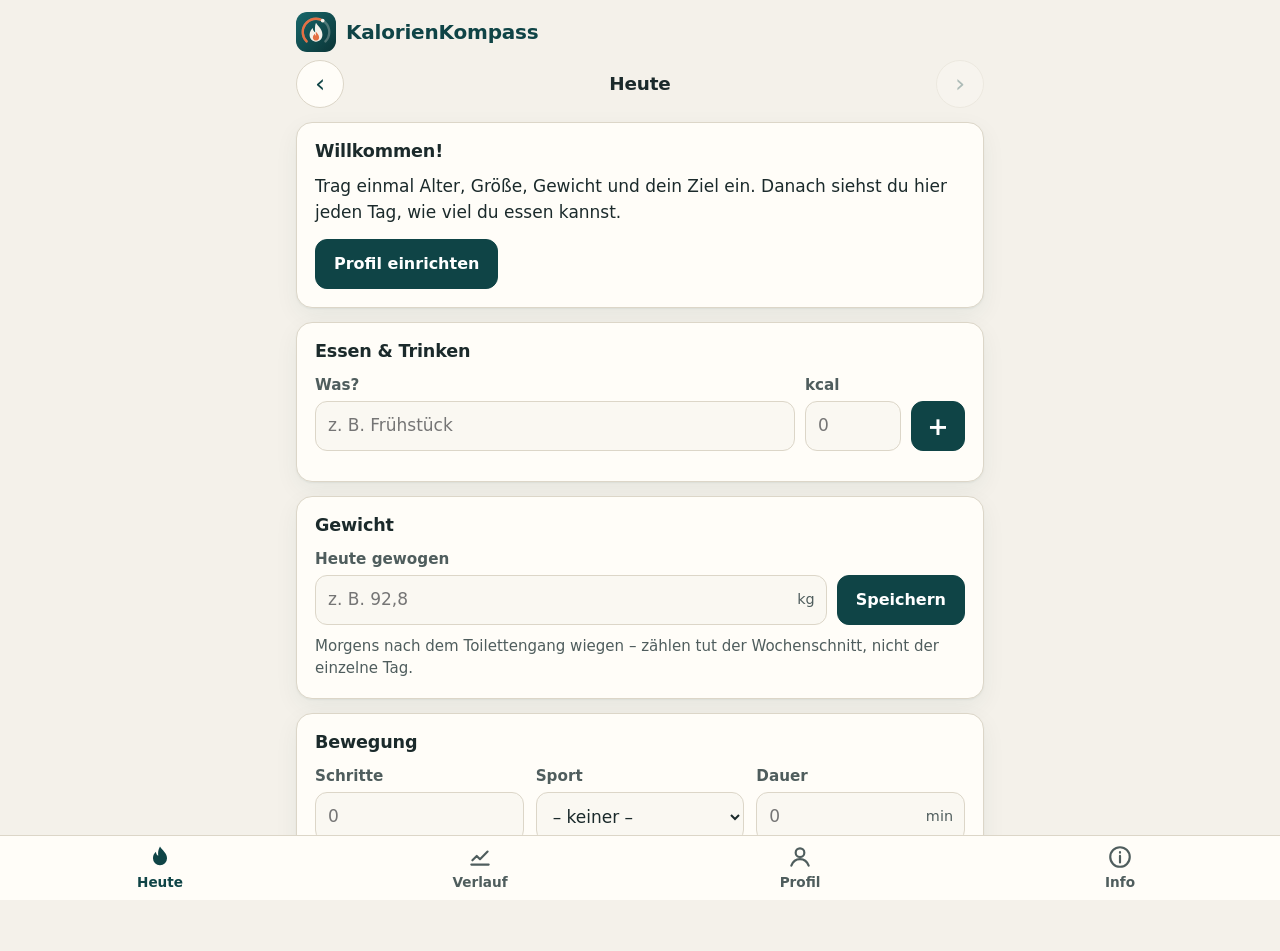
<file: web/index.html>
<!doctype html>
<html lang="de">
<head>
  <meta charset="utf-8">
  <meta name="viewport" content="width=device-width, initial-scale=1, viewport-fit=cover">
  <meta http-equiv="Content-Security-Policy" content="default-src 'self'; script-src 'self'; style-src 'self' 'unsafe-inline'; img-src 'self' data:; connect-src 'self'; frame-src 'none'; object-src 'none'; base-uri 'self'">
  <title>KalorienKompass</title>
  <meta name="description" content="Wie viel darf ich heute essen? Kalorienbedarf zum Halten und Abnehmen, geeicht an deinen echten Werten, mit Gewichtstagebuch und Hinweisen zu Erkrankungen und Medikamenten.">
  <meta name="theme-color" content="#0f4446">
  <link rel="manifest" href="manifest.webmanifest">
  <link rel="icon" href="icons/logo.svg" type="image/svg+xml">
  <link rel="apple-touch-icon" href="icons/icon-192.png">
  <link rel="stylesheet" href="styles.css?v=2.0.1">
</head>
<body>
  <header class="top">
    <img src="icons/logo.svg" alt="" class="top-logo" width="40" height="40">
    <h1>KalorienKompass</h1>
  </header>

  <main>
    <!-- ============ HEUTE ============ -->
    <section class="view" id="view-heute" data-view="heute">
      <div class="daynav">
        <button type="button" class="icon-btn" id="day-prev" aria-label="Vorheriger Tag">‹</button>
        <h2 id="day-label">Heute</h2>
        <button type="button" class="icon-btn" id="day-next" aria-label="Nächster Tag">›</button>
      </div>

      <div class="card setup" id="setup" hidden>
        <h3>Willkommen!</h3>
        <p>Trag einmal Alter, Größe, Gewicht und dein Ziel ein. Danach siehst du hier jeden Tag, wie viel du essen kannst.</p>
        <button type="button" class="btn primary" data-goto="profil">Profil einrichten</button>
      </div>

      <div class="card hero" id="hero" hidden>
        <span class="hero-label">Heute essen</span>
        <div class="hero-num"><b id="h-target">–</b><span>kcal</span></div>
        <div class="bar" aria-hidden="true"><i id="h-bar"></i></div>
        <p class="hero-left" id="h-left"></p>
        <p class="hero-sub" id="h-sub"></p>
        <p class="hero-note" id="h-note" hidden></p>
      </div>

      <div class="card" id="card-food">
        <h3>Essen &amp; Trinken</h3>
        <form class="addrow" id="food-form" autocomplete="off">
          <label class="field grow"><span>Was?</span><input id="food-name" placeholder="z. B. Frühstück" maxlength="40" enterkeyhint="next"></label>
          <label class="field kcal"><span>kcal</span><input id="food-kcal" inputmode="numeric" placeholder="0" enterkeyhint="done"></label>
          <button type="submit" class="btn primary add" aria-label="Eintragen">+</button>
        </form>
        <ul class="list" id="food-list"></ul>
        <p class="sum" id="food-sum"></p>
      </div>

      <div class="card">
        <h3>Gewicht</h3>
        <form class="addrow" id="weight-form" autocomplete="off">
          <label class="field grow"><span>Heute gewogen</span><input id="weight-input" inputmode="decimal" placeholder="z. B. 92,8"><em>kg</em></label>
          <button type="submit" class="btn primary">Speichern</button>
        </form>
        <p class="hint" id="weight-info">Morgens nach dem Toilettengang wiegen – zählen tut der Wochenschnitt.</p>
      </div>

      <div class="card">
        <h3>Bewegung</h3>
        <div class="grid">
          <label class="field"><span>Schritte</span><input id="mv-steps" inputmode="numeric" placeholder="0"></label>
          <label class="field"><span>Sport</span>
            <select id="mv-met">
              <option value="0">– keiner –</option>
              <option value="3.0">Spazieren gehen</option>
              <option value="4.3">Zügig gehen / Nordic Walking</option>
              <option value="3.5">Herzsport / Kraft leicht</option>
              <option value="5.0">Krafttraining intensiv</option>
              <option value="4.0">Radfahren gemütlich</option>
              <option value="6.8">Radfahren zügig</option>
              <option value="5.0">Ergometer moderat</option>
              <option value="5.8">Schwimmen ruhig</option>
              <option value="3.5">Gartenarbeit</option>
              <option value="2.5">Dart</option>
            </select>
          </label>
          <label class="field"><span>Dauer</span><input id="mv-min" inputmode="numeric" placeholder="0"><em>min</em></label>
        </div>
        <p class="hint" id="mv-info"></p>
      </div>

      <details class="card notes" id="notes-card">
        <summary><span id="notes-title">Hinweise für dich</span></summary>
        <ul id="notes"></ul>
      </details>
    </section>

    <!-- ============ VERLAUF ============ -->
    <section class="view" id="view-verlauf" data-view="verlauf" hidden>
      <div class="card">
        <div class="row-between">
          <h3>Gewichtsverlauf</h3>
          <div class="seg small" role="radiogroup" aria-label="Zeitraum">
            <label><input type="radio" name="range" value="30" checked><span>30 T</span></label>
            <label><input type="radio" name="range" value="90"><span>90 T</span></label>
            <label><input type="radio" name="range" value="9999"><span>Alle</span></label>
          </div>
        </div>
        <div class="chart" id="chart"></div>
        <p class="legend"><span class="dot"></span> Wiegung <span class="line"></span> 7-Tage-Schnitt</p>
        <div class="stats" id="stats"></div>
      </div>

      <div class="card" id="calib-card">
        <h3>Dein echter Bedarf</h3>
        <div id="calib-info"></div>
      </div>

      <div class="card">
        <h3>Letzte Tage</h3>
        <table class="days">
          <thead><tr><th>Tag</th><th>Gewicht</th><th>Gegessen</th><th>Schritte</th></tr></thead>
          <tbody id="days-body"></tbody>
        </table>
      </div>
    </section>

    <!-- ============ PROFIL ============ -->
    <section class="view" id="view-profil" data-view="profil" hidden>
      <form id="profile" autocomplete="off" novalidate>
        <div class="card">
          <h3>Körperdaten</h3>
          <div class="seg" role="radiogroup" aria-label="Geschlecht">
            <label><input type="radio" name="sex" value="m" checked><span>Mann</span></label>
            <label><input type="radio" name="sex" value="w"><span>Frau</span></label>
          </div>
          <div class="grid">
            <label class="field"><span>Alter</span><input name="age" inputmode="numeric" placeholder="z. B. 50"><em>Jahre</em></label>
            <label class="field"><span>Größe</span><input name="height" inputmode="decimal" placeholder="z. B. 175"><em>cm</em></label>
            <label class="field"><span>Gewicht</span><input name="weight" inputmode="decimal" placeholder="z. B. 90"><em>kg</em></label>
            <label class="field"><span>Bauchumfang</span><input name="waist" inputmode="decimal" placeholder="optional"><em>cm</em></label>
            <label class="field"><span>Startgewicht</span><input name="startWeight" inputmode="decimal" placeholder="optional"><em>kg</em></label>
            <label class="field"><span>Zielgewicht</span><input name="targetWeight" inputmode="decimal" placeholder="optional"><em>kg</em></label>
          </div>
          <p class="hint">Das Gewicht wird automatisch aktualisiert, wenn du dich unter „Heute“ wiegst. Bauchumfang auf Höhe des Bauchnabels messen.</p>
        </div>

        <div class="card">
          <h3>Ziel</h3>
          <label class="field wide"><span>Abnehmen pro Monat</span>
            <select name="goal">
              <option value="0">Gewicht halten</option>
              <option value="0.5">0,5 kg pro Monat</option>
              <option value="1" selected>1 kg pro Monat</option>
              <option value="1.5">1,5 kg pro Monat</option>
              <option value="2">2 kg pro Monat</option>
              <option value="3">3 kg pro Monat</option>
            </select>
          </label>
          <label class="check"><input type="checkbox" name="supervised"><span>Ich werde ärztlich begleitet (Hausarzt, Diabetologe o. Ä.)</span></label>
          <p class="hint">Ohne ärztliche Begleitung zeigt der Rechner nie weniger als 1.500 kcal (Frauen 1.200 kcal) an.</p>
        </div>

        <div class="card">
          <h3>Alltag</h3>
          <label class="field wide"><span>Beruf / Alltag</span>
            <select name="pal">
              <option value="1.2" selected>Überwiegend sitzend</option>
              <option value="1.4">Viel stehen und gehen</option>
              <option value="1.6">Körperlich schwere Arbeit</option>
            </select>
          </label>
          <label class="field wide"><span>Schritte an einem normalen Tag (ohne Sport)</span><input name="usualSteps" inputmode="numeric" placeholder="z. B. 3000"></label>
          <p class="hint">Diese Bewegung steckt im Bedarf schon drin. Bonus gibt es nur für das, was du darüber hinaus gehst.</p>
          <label class="field wide range"><span>Bonus zurückessen: <b id="eatbackVal">50 %</b></span>
            <input type="range" name="eatback" min="0" max="100" step="10" value="50">
          </label>
        </div>

        <div class="card">
          <h3>Gesundheit</h3>
          <fieldset>
            <legend>Erkrankungen</legend>
            <div class="chips" data-group="conditions">
              <label><input type="checkbox" value="diabetes2"><span>Diabetes Typ 2</span></label>
              <label><input type="checkbox" value="diabetes1"><span>Diabetes Typ 1</span></label>
              <label><input type="checkbox" value="khk"><span>KHK / Bypass / Stent</span></label>
              <label><input type="checkbox" value="hf"><span>Herzschwäche</span></label>
              <label><input type="checkbox" value="htn"><span>Bluthochdruck</span></label>
              <label><input type="checkbox" value="kidney"><span>Nierenschwäche</span></label>
              <label><input type="checkbox" value="thyroid"><span>Schilddrüsen­unterfunktion</span></label>
              <label><input type="checkbox" value="lipids"><span>Erhöhte Blutfette</span></label>
            </div>
          </fieldset>
          <fieldset>
            <legend>Medikamente</legend>
            <div class="chips" data-group="meds">
              <label><input type="checkbox" value="semaglutid"><span>Ozempic / Wegovy (Semaglutid)</span></label>
              <label><input type="checkbox" value="tirzepatid"><span>Mounjaro (Tirzepatid)</span></label>
              <label><input type="checkbox" value="glp1other"><span>anderes GLP-1 (Victoza, Trulicity …)</span></label>
              <label><input type="checkbox" value="insulin"><span>Insulin</span></label>
              <label><input type="checkbox" value="su"><span>Sulfonylharnstoffe (Glimepirid …)</span></label>
              <label><input type="checkbox" value="sglt2"><span>SGLT2-Hemmer (Jardiance, Forxiga …)</span></label>
              <label><input type="checkbox" value="metformin"><span>Metformin</span></label>
              <label><input type="checkbox" value="betablocker"><span>Betablocker</span></label>
              <label><input type="checkbox" value="diuretic"><span>Entwässerung (Diuretika)</span></label>
              <label><input type="checkbox" value="statin"><span>Statin</span></label>
              <label><input type="checkbox" value="cortison"><span>Kortison</span></label>
              <label><input type="checkbox" value="psych"><span>Antidepressiva / Neuroleptika</span></label>
            </div>
          </fieldset>
          <label class="field wide"><span>Weitere Medikamente / Notizen</span><input name="medsOther" placeholder="optional"></label>
        </div>

        <div class="card">
          <h3>Echten Bedarf ermitteln</h3>
          <p class="hint lead">Formeln schätzen nur. Aus deinen echten Werten lässt sich der tatsächliche Bedarf zurückrechnen.</p>
          <div class="seg stack" role="radiogroup" aria-label="Eichung">
            <label><input type="radio" name="calibMode" value="auto" checked><span>Aus meinem Tagebuch</span></label>
            <label><input type="radio" name="calibMode" value="manual"><span>Eigene Werte eingeben</span></label>
            <label><input type="radio" name="calibMode" value="off"><span>Nur Formel</span></label>
          </div>
          <p class="hint" data-show="auto">Klappt automatisch, sobald du 3 Wochen lang dein Gewicht und an mindestens 14 Tagen dein Essen eingetragen hast.</p>
          <div data-show="manual">
            <div class="grid">
              <label class="field"><span>Ø gegessen pro Tag</span><input name="calIntake" inputmode="numeric" placeholder="z. B. 1600"><em>kcal</em></label>
              <label class="field"><span>Zeitraum</span><input name="calWeeks" inputmode="decimal" placeholder="mind. 3"><em>Wochen</em></label>
              <label class="field"><span>Gewichtsänderung</span><input name="calChange" inputmode="decimal" placeholder="z. B. −0,5"><em>kg</em></label>
            </div>
            <p class="hint">Für die Gewichtsänderung den Wochenschnitt am Anfang und am Ende vergleichen, nicht zwei einzelne Tage.</p>
          </div>
          <details class="more">
            <summary>Körperfettanteil (für Fortgeschrittene)</summary>
            <label class="field"><span>Körperfett</span><input name="bodyfat" inputmode="decimal" placeholder="leer lassen"><em>%</em></label>
            <p class="hint">Nur eintragen, wenn er genau gemessen wurde (z. B. DEXA). Werte von Haushaltswaagen liegen oft 5 % daneben.</p>
          </details>
        </div>

        <div class="card">
          <h3>Daten</h3>
          <div class="btn-col">
            <button type="button" class="btn" id="btn-print">Zusammenfassung für den Arzt</button>
            <button type="button" class="btn" id="btn-export">Daten sichern (Export)</button>
            <button type="button" class="btn" id="btn-import">Daten wiederherstellen (Import)</button>
            <button type="button" class="btn danger" id="btn-reset">Alles löschen</button>
          </div>
          <p class="hint">Alle Daten bleiben nur auf diesem Gerät. Vor einem Handywechsel oder einer Neuinstallation sichern!</p>
          <input type="file" id="import-file" accept="application/json,.json,text/plain" hidden>
        </div>
      </form>
    </section>

    <!-- ============ INFO ============ -->
    <section class="view" id="view-info" data-view="info" hidden>
      <div class="card">
        <h3>So wird gerechnet</h3>
        <ul class="plain">
          <li><b>Grundumsatz</b>: Mifflin-St-Jeor-Formel (mit genau gemessenem Körperfett: Katch-McArdle).</li>
          <li><b>Bedarf zum Halten</b>: Grundumsatz × Alltagsfaktor (sitzend 1,2 · stehend/gehend 1,4 · schwer 1,6).</li>
          <li><b>Echter Bedarf</b>: Ø gegessene kcal minus Gewichtstrend × 7.000 kcal je kg. Aus dem Tagebuch über die letzten 4 Wochen, mit einer Trendlinie durch alle Wiegungen – so stören einzelne Wassertage kaum.</li>
          <li><b>Abnehmen</b>: 1 kg Fett ≈ 7.000 kcal, also ca. 230 kcal weniger pro Tag je kg pro Monat.</li>
          <li><b>Bonus</b>: Schritte (≈ 0,4 kcal je 1.000 Schritte und kg) und Sport (MET-Werte) – nur der Teil über deinem normalen Tag, davon der eingestellte Anteil.</li>
          <li><b>Eiweiß</b>: 1,2–1,5 g je kg angepasstem Körpergewicht.</li>
        </ul>
        <p class="disclaimer">Der Rechner ersetzt keine ärztliche Beratung. Bei Herz-, Nieren- oder Stoffwechselerkrankungen und blutzuckersenkenden Medikamenten Kalorienziel und Training mit dem Arzt abstimmen.</p>
      </div>
      <div class="card">
        <h3>Über</h3>
        <p>KalorienKompass <span id="ver"></span></p>
        <p><a id="apk-link" href="https://github.com/Hausi1968/kcal-calculator/releases/latest/download/KalorienKompass.apk">Android-App herunterladen</a></p>
      </div>
    </section>
  </main>

  <nav class="tabs" aria-label="Bereiche">
    <a href="#heute" data-tab="heute"><svg viewBox="0 0 24 24" aria-hidden="true"><path d="M12 3c2 3.5 6 5.5 6 10a6 6 0 0 1-12 0c0-2.6 1.3-4.2 2.5-5.4.2 2 1 3 2 3.4-.3-2.8-.2-5 1.5-8z"/></svg><span>Heute</span></a>
    <a href="#verlauf" data-tab="verlauf"><svg viewBox="0 0 24 24" aria-hidden="true"><path d="M4 19h16M5 15l4-4 3 3 7-7"/></svg><span>Verlauf</span></a>
    <a href="#profil" data-tab="profil"><svg viewBox="0 0 24 24" aria-hidden="true"><circle cx="12" cy="8" r="4"/><path d="M4 20c1.5-4 4.5-6 8-6s6.5 2 8 6"/></svg><span>Profil</span></a>
    <a href="#info" data-tab="info"><svg viewBox="0 0 24 24" aria-hidden="true"><circle cx="12" cy="12" r="9"/><path d="M12 11v6M12 7.5v.5"/></svg><span>Info</span></a>
  </nav>

  <div class="toast" id="toast" hidden></div>

  <dialog id="dlg">
    <form method="dialog">
      <h3 id="dlg-title"></h3>
      <div id="dlg-body"></div>
      <div class="dlg-actions" id="dlg-actions"></div>
    </form>
  </dialog>

  <section class="print-only" id="print"></section>

  <script src="version.js?v=2.0.1"></script>
  <script src="calc.js?v=2.0.1"></script>
  <script src="app.js?v=2.0.1"></script>
</body>
</html>
</file>
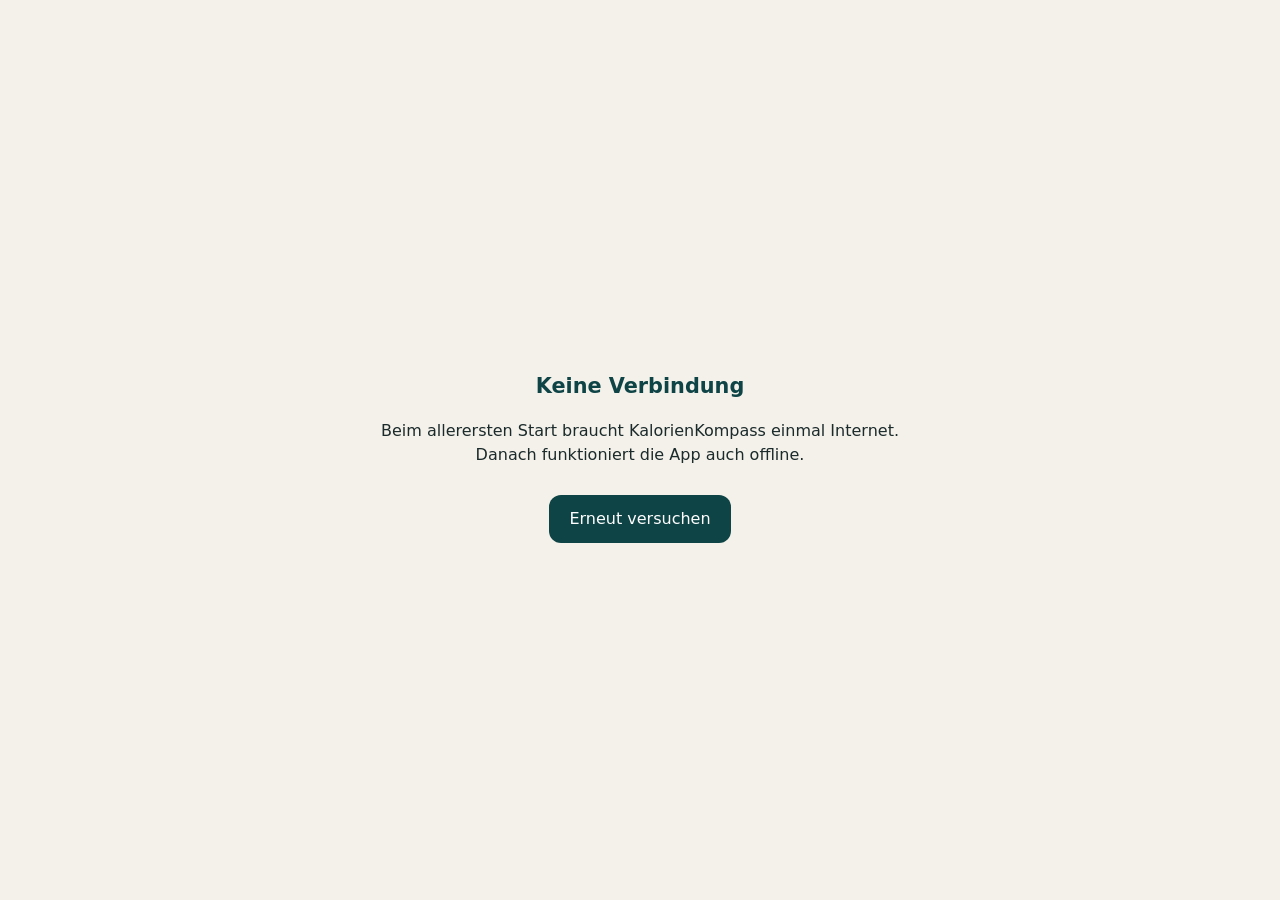
<file: android/app/src/main/assets/offline.html>
<!doctype html>
<html lang="de">
<head>
<meta charset="utf-8">
<meta name="viewport" content="width=device-width, initial-scale=1">
<title>Offline</title>
<style>
  body { margin: 0; min-height: 100vh; display: grid; place-items: center; background: #f4f1ea; color: #1b2a2b;
         font: 16px/1.5 system-ui, sans-serif; text-align: center; padding: 24px; box-sizing: border-box; }
  h1 { color: #0f4446; font-size: 1.3rem; }
  button { font: inherit; background: #0f4446; color: #fff; border: 0; border-radius: 12px; padding: 12px 20px; margin-top: 12px; }
</style>
</head>
<body>
  <div>
    <h1>Keine Verbindung</h1>
    <p>Beim allerersten Start braucht KalorienKompass einmal Internet.<br>Danach funktioniert die App auch offline.</p>
    <button onclick="window.AndroidApp && AndroidApp.reload()">Erneut versuchen</button>
  </div>
</body>
</html>
</file>
<file: web/styles.css>
:root {
  --bg: #f4f1ea;
  --card: #fffdf8;
  --ink: #1b2a2b;
  --muted: #4f5d5d;
  --line: #dcd6c8;
  --brand: #0f4446;
  --brand-2: #17676a;
  --on-brand: #ffffff;
  --accent: #c9542a;
  --accent-soft: #fbe6dc;
  --ok: #2a7347;
  --ok-soft: #e3f1e7;
  --warn: #9a4512;
  --warn-soft: #fdf0e3;
  --danger: #a3221b;
  --danger-soft: #fbe9e7;
  --field: #faf8f2;
  --radius: 16px;
  --shadow: 0 1px 2px rgba(15, 68, 70, .06), 0 8px 24px rgba(15, 68, 70, .06);
  --tabs-h: 64px;
  color-scheme: light;
}
@media (prefers-color-scheme: dark) {
  :root:not([data-theme="light"]) {
    --bg: #0f1717; --card: #162222; --ink: #e8efee; --muted: #a9b9b8; --line: #2b4142;
    --brand: #7fcdc8; --brand-2: #9adcd7; --on-brand: #0f1717; --accent: #f08a62; --accent-soft: #3a2419;
    --ok: #74c895; --ok-soft: #1b2e22; --warn: #f0a46c; --warn-soft: #33251a;
    --danger: #f2877f; --danger-soft: #3a1c1a; --field: #1c2a2a; --shadow: none; color-scheme: dark;
  }
}
:root[data-theme="dark"] {
  --bg: #0f1717; --card: #162222; --ink: #e8efee; --muted: #a9b9b8; --line: #2b4142;
  --brand: #7fcdc8; --brand-2: #9adcd7; --on-brand: #0f1717; --accent: #f08a62; --accent-soft: #3a2419;
  --ok: #74c895; --ok-soft: #1b2e22; --warn: #f0a46c; --warn-soft: #33251a;
  --danger: #f2877f; --danger-soft: #3a1c1a; --field: #1c2a2a; --shadow: none; color-scheme: dark;
}

* { box-sizing: border-box; }
[hidden] { display: none !important; }
html { -webkit-text-size-adjust: 100%; }
body {
  margin: 0; background: var(--bg); color: var(--ink);
  font: 17px/1.5 system-ui, -apple-system, "Segoe UI", Roboto, "Helvetica Neue", Arial, sans-serif;
  padding-bottom: calc(var(--tabs-h) + env(safe-area-inset-bottom) + 16px);
}
h1, h2, h3 { line-height: 1.2; margin: 0; letter-spacing: -.01em; }
a { color: var(--brand-2); }

.top {
  display: flex; align-items: center; gap: 10px;
  padding: calc(12px + env(safe-area-inset-top)) 16px 8px; max-width: 720px; margin: 0 auto;
}
.top-logo { border-radius: 11px; }
.top h1 { font-size: 1.25rem; color: var(--brand); font-weight: 750; }

main { max-width: 720px; margin: 0 auto; padding: 0 16px; }
.view { display: grid; gap: 14px; }

.card {
  background: var(--card); border: 1px solid var(--line); border-radius: var(--radius);
  padding: 18px; box-shadow: var(--shadow);
}
.card h3 { font-size: 1.1rem; margin-bottom: 12px; }
.hint { color: var(--muted); font-size: .94rem; margin: 10px 0 0; }
.hint.lead { margin: 0 0 12px; }
.row-between { display: flex; justify-content: space-between; align-items: center; gap: 10px; margin-bottom: 8px; }
.row-between h3 { margin: 0; }

/* Tag wechseln */
.daynav { display: flex; align-items: center; justify-content: space-between; gap: 8px; }
.daynav h2 { font-size: 1.15rem; text-align: center; flex: 1; }
.icon-btn {
  width: 48px; height: 48px; border-radius: 50%; border: 1px solid var(--line); background: var(--card);
  color: var(--brand); font-size: 1.6rem; line-height: 1; cursor: pointer;
}
.icon-btn:disabled { opacity: .3; cursor: default; }

/* Hauptzahl */
.hero { border-top: 5px solid var(--brand); }
.hero-label { font-weight: 650; color: var(--muted); }
.hero-num { display: flex; align-items: baseline; gap: 8px; margin: 2px 0 10px; }
.hero-num b { font-size: 3.2rem; line-height: 1.05; color: var(--brand); font-variant-numeric: tabular-nums; font-weight: 800; }
.hero-num span { font-size: 1.1rem; color: var(--muted); font-weight: 600; }
.bar { height: 14px; border-radius: 99px; background: var(--field); border: 1px solid var(--line); overflow: hidden; }
.bar i { display: block; height: 100%; width: 0; background: var(--ok); border-radius: 99px; transition: width .3s; }
.bar i.over { background: var(--accent); }
.hero-left { font-size: 1.15rem; font-weight: 700; margin: 10px 0 0; }
.hero-left.over { color: var(--accent); }
.hero-sub { color: var(--muted); font-size: .95rem; margin: 6px 0 0; }
.hero-note { margin: 12px 0 0; padding: 10px 12px; border-radius: 12px; background: var(--warn-soft); color: var(--ink); font-size: .95rem; }

.setup p { margin: 0 0 14px; }

/* Felder */
.grid { display: grid; grid-template-columns: repeat(2, minmax(0, 1fr)); gap: 12px; }
@media (min-width: 560px) { .grid { grid-template-columns: repeat(3, minmax(0, 1fr)); } }
.field { display: flex; flex-direction: column; gap: 4px; position: relative; min-width: 0; }
.field.wide { margin-top: 4px; }
.field.wide + .field.wide, .field.wide + .hint + .field.wide { margin-top: 14px; }
.field > span { font-size: .95rem; color: var(--muted); font-weight: 600; }
.field input, .field select {
  width: 100%; font: inherit; color: var(--ink); background: var(--field);
  border: 1px solid var(--line); border-radius: 12px; padding: 11px 12px; min-height: 50px;
}
.field em { position: absolute; right: 12px; bottom: 14px; font-style: normal; font-size: .9rem; color: var(--muted); pointer-events: none; }
.field input:focus, .field select:focus { outline: 3px solid var(--brand-2); outline-offset: 1px; border-color: transparent; }
.field input.bad { border-color: var(--danger); border-width: 2px; }
.range input { padding: 0; min-height: 40px; accent-color: var(--brand-2); background: none; border: 0; }

.addrow { display: flex; gap: 10px; align-items: flex-end; }
.addrow .grow { flex: 1; }
.addrow .kcal { width: 96px; flex: none; }

/* Knöpfe */
button { font: inherit; cursor: pointer; }
.btn {
  min-height: 50px; padding: 0 18px; border-radius: 12px; border: 1px solid var(--line);
  background: var(--field); color: var(--brand); font-weight: 650; font-size: 1rem;
}
.btn.primary { background: var(--brand); color: var(--on-brand); border-color: var(--brand); }
.btn.add { width: 54px; padding: 0; font-size: 1.6rem; }
.btn.danger { color: var(--danger); }
.btn-col { display: grid; gap: 10px; }

/* Umschalter */
.seg { display: inline-flex; background: var(--field); border: 1px solid var(--line); border-radius: 14px; padding: 4px; margin-bottom: 14px; flex-wrap: wrap; }
.seg label { position: relative; }
.seg input { position: absolute; opacity: 0; inset: 0; }
.seg span { display: flex; align-items: center; min-height: 44px; padding: 0 18px; border-radius: 10px; font-weight: 650; cursor: pointer; color: var(--muted); }
.seg input:checked + span { background: var(--brand); color: var(--on-brand); }
.seg input:focus-visible + span { outline: 3px solid var(--accent); }
.seg.small { margin: 0; }
.seg.small span { min-height: 40px; padding: 0 12px; font-size: .92rem; }
.seg.stack { display: grid; width: 100%; }

fieldset { border: 0; padding: 0; margin: 0 0 16px; }
legend { font-size: .95rem; color: var(--muted); font-weight: 600; margin-bottom: 8px; padding: 0; }
.chips { display: flex; flex-wrap: wrap; gap: 8px; }
.chips label { position: relative; }
.chips input { position: absolute; opacity: 0; inset: 0; }
.chips span { display: flex; align-items: center; min-height: 46px; padding: 0 14px; border: 1px solid var(--line); border-radius: 999px; cursor: pointer; background: var(--field); font-size: .98rem; }
.chips input:checked + span { background: var(--accent-soft); border: 2px solid var(--accent); font-weight: 650; }
.chips input:checked + span::before { content: "✓ "; margin-right: 4px; color: var(--accent); }
.chips input:focus-visible + span { outline: 3px solid var(--brand-2); }

.check { display: flex; align-items: center; gap: 12px; min-height: 52px; margin-top: 12px; cursor: pointer; font-weight: 600; }
.check input { width: 26px; height: 26px; accent-color: var(--brand-2); flex: none; }

details.more { margin-top: 14px; }
details summary { cursor: pointer; font-weight: 650; color: var(--brand); min-height: 44px; display: flex; align-items: center; }
details.more .field { margin-top: 6px; max-width: 220px; }

/* Listen */
.list { list-style: none; margin: 12px 0 0; padding: 0; }
.list li { display: flex; align-items: center; gap: 10px; border-top: 1px solid var(--line); min-height: 52px; }
.list li .n { flex: 1; min-width: 0; overflow: hidden; text-overflow: ellipsis; white-space: nowrap; }
.list li .t { color: var(--muted); font-size: .9rem; }
.list li b { font-variant-numeric: tabular-nums; }
.list li button { width: 44px; height: 44px; border: 0; background: none; color: var(--muted); font-size: 1.3rem; border-radius: 50%; }
.sum { margin: 8px 0 0; font-weight: 700; text-align: right; }
.sum:empty { display: none; }

/* Hinweise */
.notes summary { font-size: 1.05rem; }
.notes ul { margin: 10px 0 0; padding: 0; list-style: none; display: grid; gap: 12px; }
.notes li { padding-left: 14px; border-left: 4px solid var(--brand-2); }
.notes li.important { border-left-color: var(--danger); }
.notes li b { display: block; }
.badge { display: inline-block; min-width: 26px; padding: 0 8px; margin-left: 8px; border-radius: 99px; background: var(--danger-soft); color: var(--danger); font-size: .85rem; text-align: center; font-weight: 700; }

/* Verlauf */
.chart svg { width: 100%; height: auto; display: block; }
.chart .empty { color: var(--muted); padding: 24px 0; text-align: center; }
.legend { color: var(--muted); font-size: .9rem; display: flex; align-items: center; gap: 8px; margin: 6px 0 0; }
.legend .dot { width: 10px; height: 10px; border-radius: 50%; background: var(--muted); opacity: .6; display: inline-block; }
.legend .line { width: 22px; height: 4px; border-radius: 2px; background: var(--accent); display: inline-block; margin-left: 10px; }
.stats { display: grid; grid-template-columns: repeat(3, 1fr); gap: 10px; margin-top: 14px; }
.stats div { background: var(--field); border-radius: 12px; padding: 10px; }
.stats span { display: block; font-size: .85rem; color: var(--muted); font-weight: 600; }
.stats b { font-size: 1.15rem; font-variant-numeric: tabular-nums; }
.kv { display: grid; grid-template-columns: 1fr auto; gap: 8px 12px; margin: 0; }
.kv dt { color: var(--muted); }
.kv dd { margin: 0; font-weight: 700; text-align: right; font-variant-numeric: tabular-nums; }
.progress-list { margin: 8px 0 0; padding-left: 20px; }
table.days { width: 100%; border-collapse: collapse; font-variant-numeric: tabular-nums; font-size: .95rem; }
table.days th { text-align: right; color: var(--muted); font-weight: 600; font-size: .85rem; padding: 6px 4px; }
table.days td { text-align: right; padding: 10px 4px; border-top: 1px solid var(--line); }
table.days th:first-child, table.days td:first-child { text-align: left; }
table.days td.muted { color: var(--muted); }

.plain { padding-left: 20px; margin: 0 0 12px; }
.plain li { margin-bottom: 8px; }
.disclaimer { font-size: .92rem; color: var(--muted); margin: 0; }

/* Tab-Leiste */
.tabs {
  position: fixed; left: 0; right: 0; bottom: 0; z-index: 5;
  display: grid; grid-template-columns: repeat(4, 1fr);
  background: var(--card); border-top: 1px solid var(--line);
  padding-bottom: env(safe-area-inset-bottom);
}
.tabs a {
  display: flex; flex-direction: column; align-items: center; justify-content: center; gap: 2px;
  height: var(--tabs-h); color: var(--muted); text-decoration: none; font-size: .85rem; font-weight: 650;
}
.tabs svg { width: 26px; height: 26px; fill: none; stroke: currentColor; stroke-width: 2; stroke-linecap: round; stroke-linejoin: round; }
.tabs a[data-tab="heute"] svg path { fill: currentColor; stroke: none; }
.tabs a.active { color: var(--brand); }
.tabs a.active svg { transform: scale(1.08); }

.toast {
  position: fixed; left: 50%; bottom: calc(var(--tabs-h) + env(safe-area-inset-bottom) + 14px); transform: translateX(-50%);
  background: var(--ink); color: var(--bg); padding: 12px 16px; border-radius: 12px; z-index: 10;
  max-width: calc(100% - 32px); display: flex; align-items: center; gap: 10px;
}
.toast button { background: none; border: 0; color: var(--accent-soft); font-weight: 750; min-height: 40px; }

dialog { border: 0; border-radius: 18px; padding: 20px; max-width: min(520px, calc(100% - 32px)); background: var(--card); color: var(--ink); }
dialog::backdrop { background: rgba(0,0,0,.45); }
dialog h3 { margin-bottom: 10px; }
dialog textarea { width: 100%; min-height: 160px; font: 14px/1.4 ui-monospace, monospace; border-radius: 10px; border: 1px solid var(--line); background: var(--field); color: var(--ink); padding: 10px; }
.dlg-actions { display: flex; flex-wrap: wrap; gap: 10px; justify-content: flex-end; margin-top: 16px; }

.print-only { display: none; }
@media print {
  body { background: #fff; color: #000; padding: 0; }
  .top, main, .tabs, .toast, dialog { display: none !important; }
  .print-only { display: block; padding: 0 8mm; font-size: 11pt; }
  .print-only h1 { font-size: 16pt; margin-bottom: 4pt; }
  .print-only h2 { font-size: 13pt; margin: 12pt 0 4pt; }
  .print-only table { border-collapse: collapse; width: 100%; margin: 6pt 0; }
  .print-only td, .print-only th { border: 1px solid #999; padding: 4pt 6pt; text-align: left; vertical-align: top; }
}

/* Diagramm */
.c-grid { stroke: var(--line); stroke-width: 1; }
.c-label { fill: var(--muted); font-size: 11px; font-family: inherit; }
.c-dot { fill: var(--muted); opacity: .55; }
.c-line { fill: none; stroke: var(--accent); stroke-width: 3; stroke-linecap: round; stroke-linejoin: round; }
.c-target { stroke: var(--ok); stroke-width: 1.5; stroke-dasharray: 5 4; }
#profile { display: grid; gap: 14px; }
.seg.small { flex-wrap: nowrap; }
.seg.small span { padding: 0 10px; }
</file>
